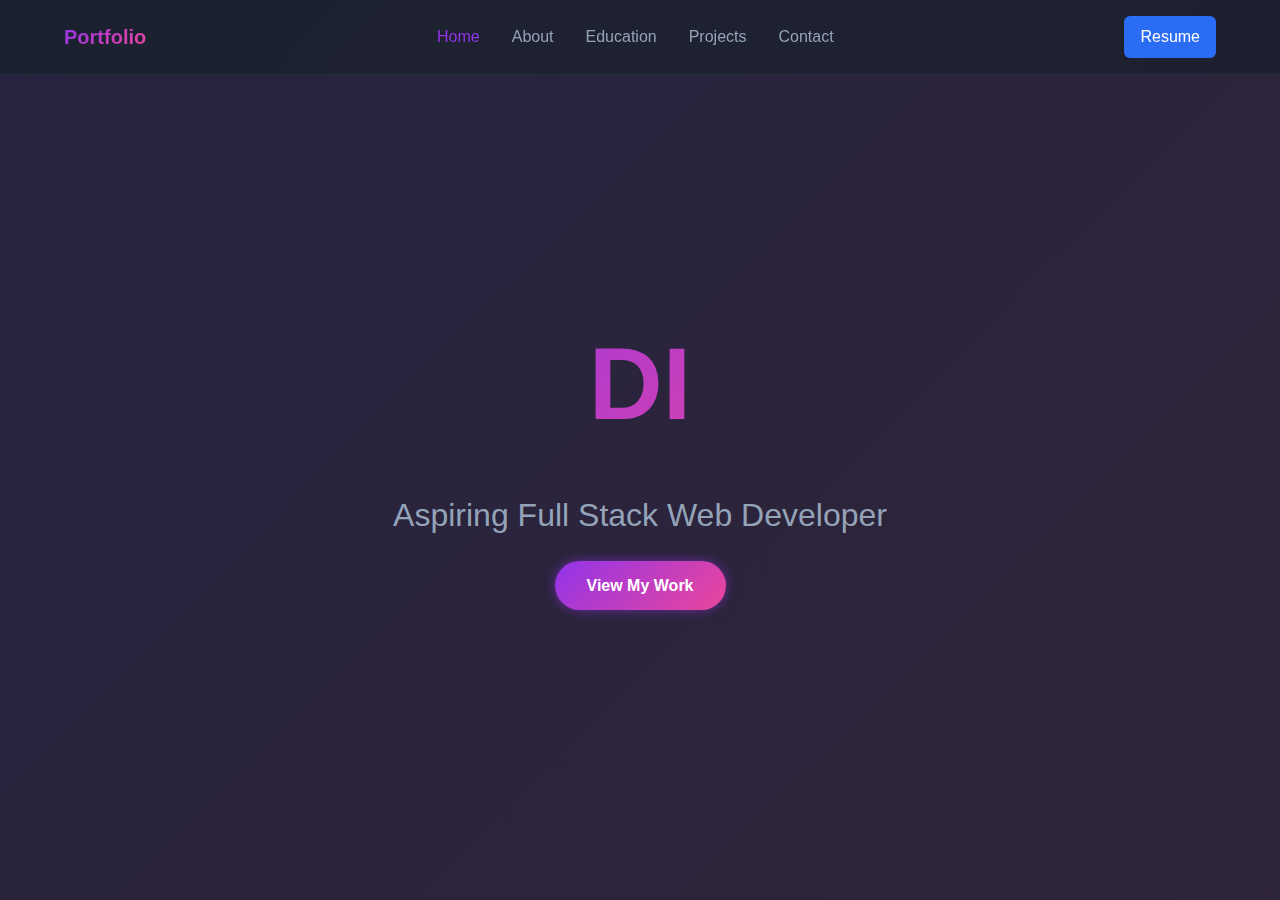
<file: index.html>
<!DOCTYPE html>
<html lang="en">
<head>
    <meta charset="UTF-8">
    <meta name="viewport" content="width=device-width, initial-scale=1.0">
    <title>Modern Portfolio - Home</title>
    <meta name="description" content="Passionate Web Developer Portfolio">
    <link rel="stylesheet" href="style.css">
</head>
<body>
    <!-- Navigation -->
    <nav class="nav">
        <div class="nav-container">
            <h2 class="nav-logo">Portfolio</h2>
            <div class="nav-menu">
                <a href="index.html" class="nav-link active">Home</a>
                <a href="about.html" class="nav-link">About</a>
                <a href="education.html" class="nav-link">Education</a>
                <a href="projects.html" class="nav-link">Projects</a>
                <a href="contact.html" class="nav-link">Contact</a>
            </div>
            <a href="https://github.com/dileep1910/Portfolio/blob/main/cv.pdf" target="_blank" class="resume-btn">Resume</a>
        </div>
        
</nav>

    <!-- Hero Section -->
    <section id="hero" class="hero">
        <div class="hero-bg"></div>
        <div class="hero-content fade-in">
            <h1 class="hero-title">DILEEP KUMAR</h1>
            <p class="hero-subtitle">Aspiring Full Stack Web Developer</p>
            <a href="projects.html" class="hero-btn">View My Work</a>
        </div>
    </section>

    <script src="script.js"></script>
</body>
</html>
</file>
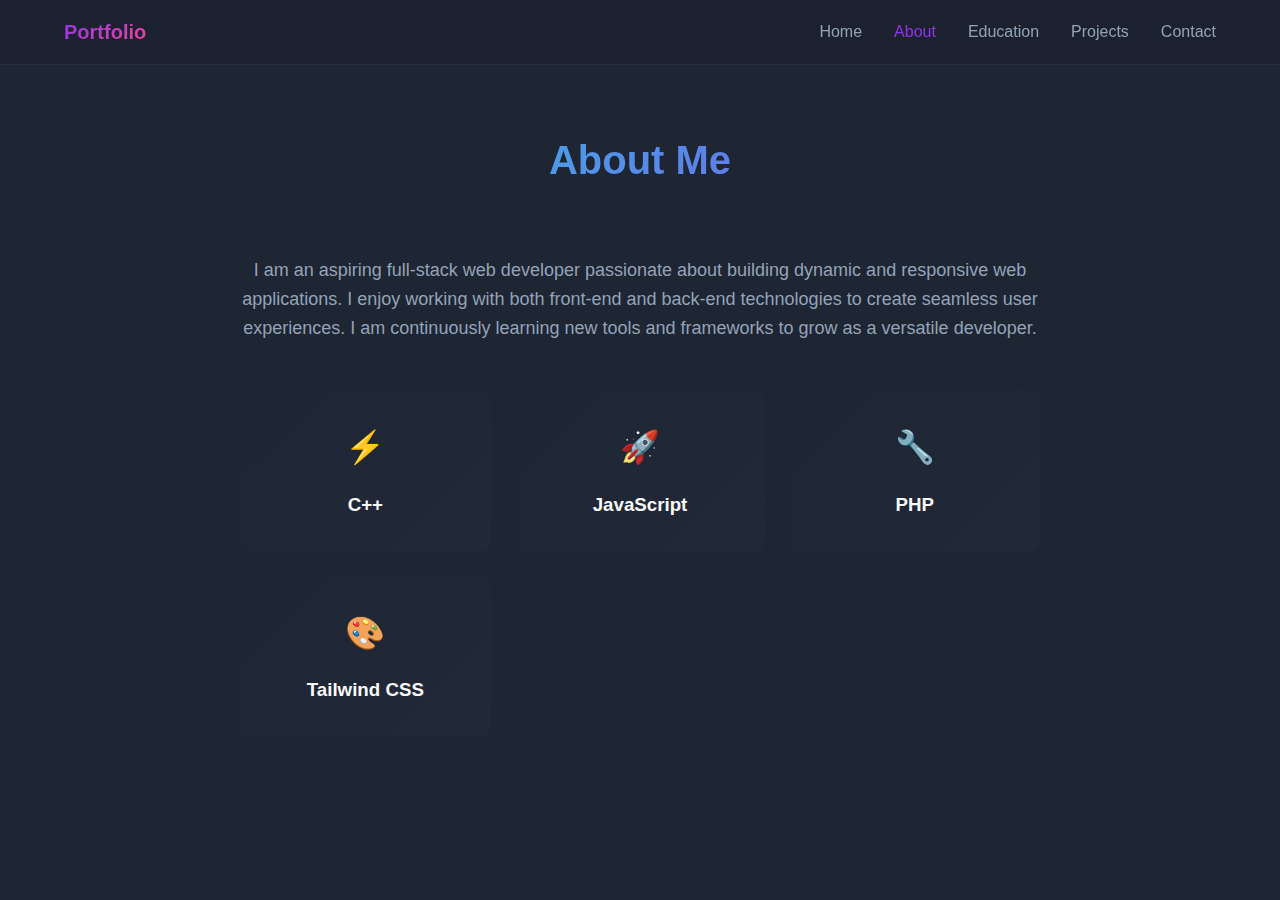
<file: about.html>
<!DOCTYPE html>
<html lang="en">
<head>
    <meta charset="UTF-8">
    <meta name="viewport" content="width=device-width, initial-scale=1.0">
    <title>Modern Portfolio - About</title>
    <meta name="description" content="About Me - Passionate Web Developer">
    <link rel="stylesheet" href="style.css">
</head>
<body>
    <!-- Navigation -->
    <nav class="nav">
        <div class="nav-container">
            <h2 class="nav-logo">Portfolio</h2>
            <div class="nav-menu">
                <a href="index.html" class="nav-link">Home</a>
                <a href="about.html" class="nav-link active">About</a>
                <a href="education.html" class="nav-link">Education</a>
                <a href="projects.html" class="nav-link">Projects</a>
                <a href="contact.html" class="nav-link">Contact</a>
            </div>
        </div>
    </nav>

    <!-- About Section -->
    <section class="about page-section">
        <div class="container">
            <h1 class="section-title gradient-text-secondary">About Me</h1>
            <p class="about-text">
                I am an aspiring full-stack web developer passionate about building dynamic and responsive web applications. I enjoy working with both front-end and back-end technologies to create seamless user experiences. I am continuously learning new tools and frameworks to grow as a versatile developer.
            </p>
            
            <div class="skills-grid">
                <div class="skill-card scale-in" style="animation-delay: 0s;">
                    <div class="skill-icon">⚡</div>
                    <h3>C++</h3>
                </div>
                <div class="skill-card scale-in" style="animation-delay: 0.1s;">
                    <div class="skill-icon">🚀</div>
                    <h3>JavaScript</h3>
                </div>
                <div class="skill-card scale-in" style="animation-delay: 0.2s;">
                    <div class="skill-icon">🔧</div>
                    <h3>PHP</h3>
                </div>
                <div class="skill-card scale-in" style="animation-delay: 0.3s;">
                    <div class="skill-icon">🎨</div>
                    <h3>Tailwind CSS</h3>
                </div>
            </div>
        </div>
    </section>

    <script src="script.js"></script>
</body>
</html>
</file>
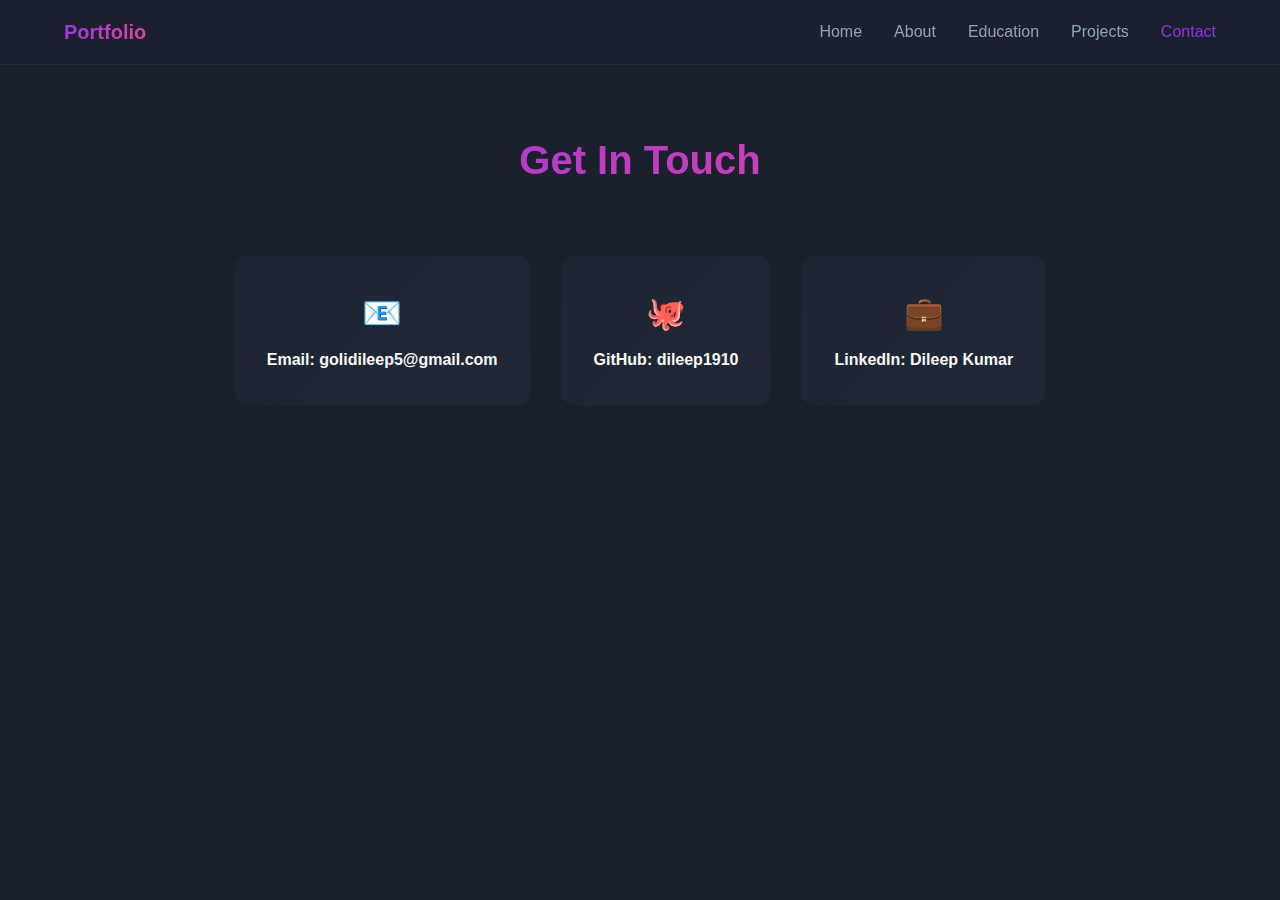
<file: contact.html>
<!DOCTYPE html>
<html lang="en">
<head>
    <meta charset="UTF-8">
    <meta name="viewport" content="width=device-width, initial-scale=1.0">
    <title>Modern Portfolio - Contact</title>
    <meta name="description" content="Contact Information - Get In Touch">
    <link rel="stylesheet" href="style.css">
</head>
<body>
    <!-- Navigation -->
    <nav class="nav">
        <div class="nav-container">
            <h2 class="nav-logo">Portfolio</h2>
            <div class="nav-menu">
                <a href="index.html" class="nav-link">Home</a>
                <a href="about.html" class="nav-link">About</a>
                <a href="education.html" class="nav-link">Education</a>
                <a href="projects.html" class="nav-link">Projects</a>
                <a href="contact.html" class="nav-link active">Contact</a>
            </div>
        </div>
    </nav>

    <!-- Contact Section -->
    <section class="contact page-section">
        <div class="container">
            <h1 class="section-title gradient-text-primary">Get In Touch</h1>
            <div class="contact-links">
                <a href="#" class="contact-card scale-in" style="animation-delay: 0s;">
                    <div class="contact-icon">📧</div>
                    <p>Email: golidileep5@gmail.com</p>
                </a>
                <a href="https://github.com/dileep1910" class="contact-card scale-in" style="animation-delay: 0.1s;">
                    <div class="contact-icon">🐙</div>
                    <p>GitHub: dileep1910</p>
                </a>
                <a href="https://www.linkedin.com/in/dileep-kumar-772ba5297/" class="contact-card scale-in" style="animation-delay: 0.2s;">
                    <div class="contact-icon">💼</div>
                    <p>LinkedIn: Dileep Kumar</p>
                </a>
            </div>
        </div>
    </section>

    <script src="script.js"></script>
</body>
</html>
</file>
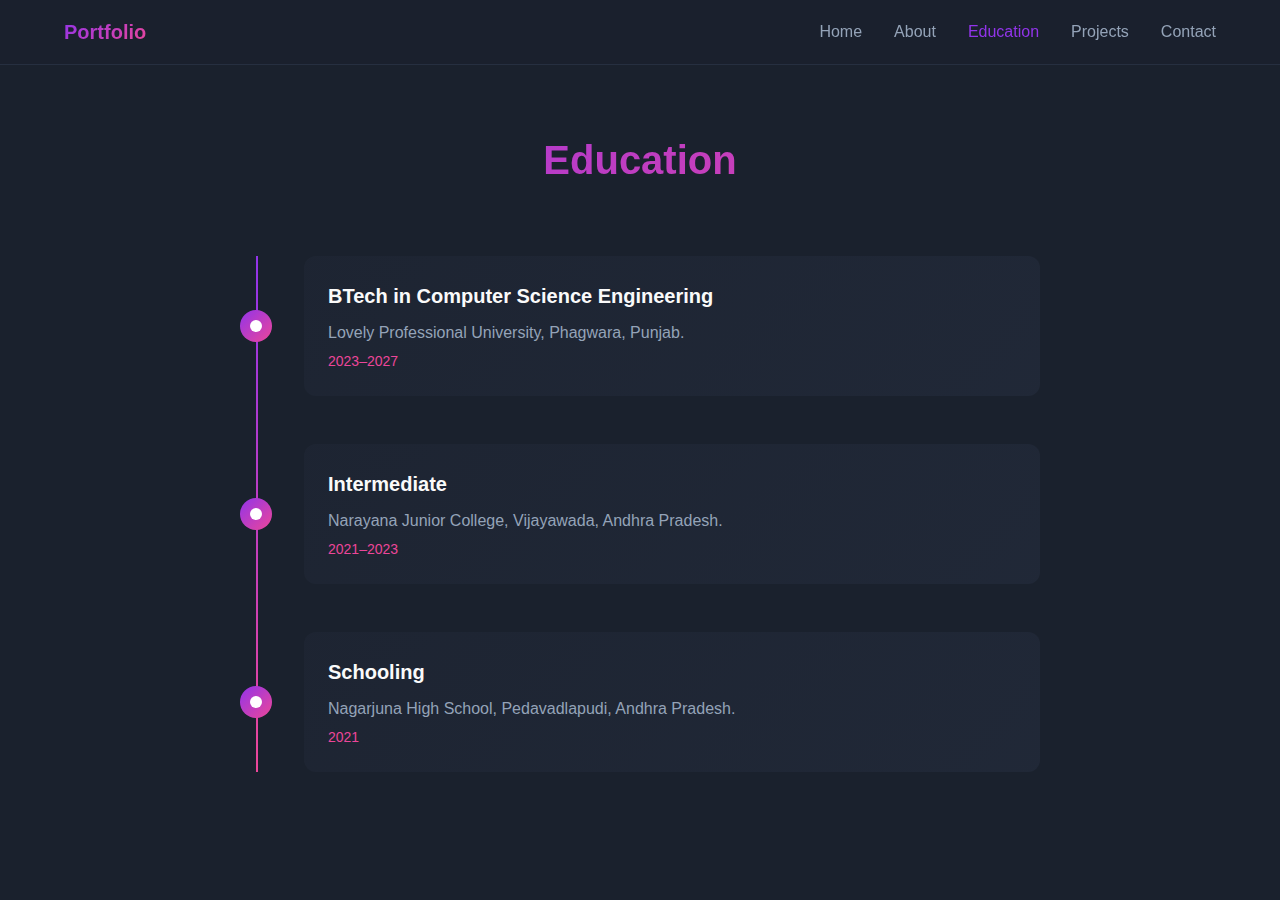
<file: education.html>
<!DOCTYPE html>
<html lang="en">
<head>
    <meta charset="UTF-8">
    <meta name="viewport" content="width=device-width, initial-scale=1.0">
    <title>Modern Portfolio - Education</title>
    <meta name="description" content="Education Background - Academic Journey">
    <link rel="stylesheet" href="style.css">
</head>
<body>
    <!-- Navigation -->
    <nav class="nav">
        <div class="nav-container">
            <h2 class="nav-logo">Portfolio</h2>
            <div class="nav-menu">
                <a href="index.html" class="nav-link">Home</a>
                <a href="about.html" class="nav-link">About</a>
                <a href="education.html" class="nav-link active">Education</a>
                <a href="projects.html" class="nav-link">Projects</a>
                <a href="contact.html" class="nav-link">Contact</a>
            </div>
        </div>
    </nav>

    <!-- Education Section -->
    <section class="education page-section">
        <div class="container">
            <h1 class="section-title gradient-text-primary">Education</h1>
            <div class="timeline">
                <div class="timeline-line"></div>
                
                <div class="timeline-item fade-in" style="animation-delay: 0s;">
                    <div class="timeline-marker">
                        <div class="timeline-dot"></div>
                    </div>
                    <div class="timeline-content">
                        <h3>BTech in Computer Science Engineering</h3>
                        <p class="timeline-institution">Lovely Professional University, Phagwara, Punjab.</p>
                        <p class="timeline-years">2023–2027</p>
                    </div>
                </div>
                
                <div class="timeline-item fade-in" style="animation-delay: 0.2s;">
                    <div class="timeline-marker">
                        <div class="timeline-dot"></div>
                    </div>
                    <div class="timeline-content">
                        <h3>Intermediate</h3>
                        <p class="timeline-institution">Narayana Junior College, Vijayawada, Andhra Pradesh.</p>
                        <p class="timeline-years">2021–2023</p>
                    </div>
                </div>
                
                <div class="timeline-item fade-in" style="animation-delay: 0.4s;">
                    <div class="timeline-marker">
                        <div class="timeline-dot"></div>
                    </div>
                    <div class="timeline-content">
                        <h3>Schooling</h3>
                        <p class="timeline-institution">Nagarjuna High School, Pedavadlapudi, Andhra Pradesh.</p>
                        <p class="timeline-years">2021</p>
                    </div>
                </div>
            </div>
        </div>
    </section>

    <script src="script.js"></script>
</body>
</html>
</file>
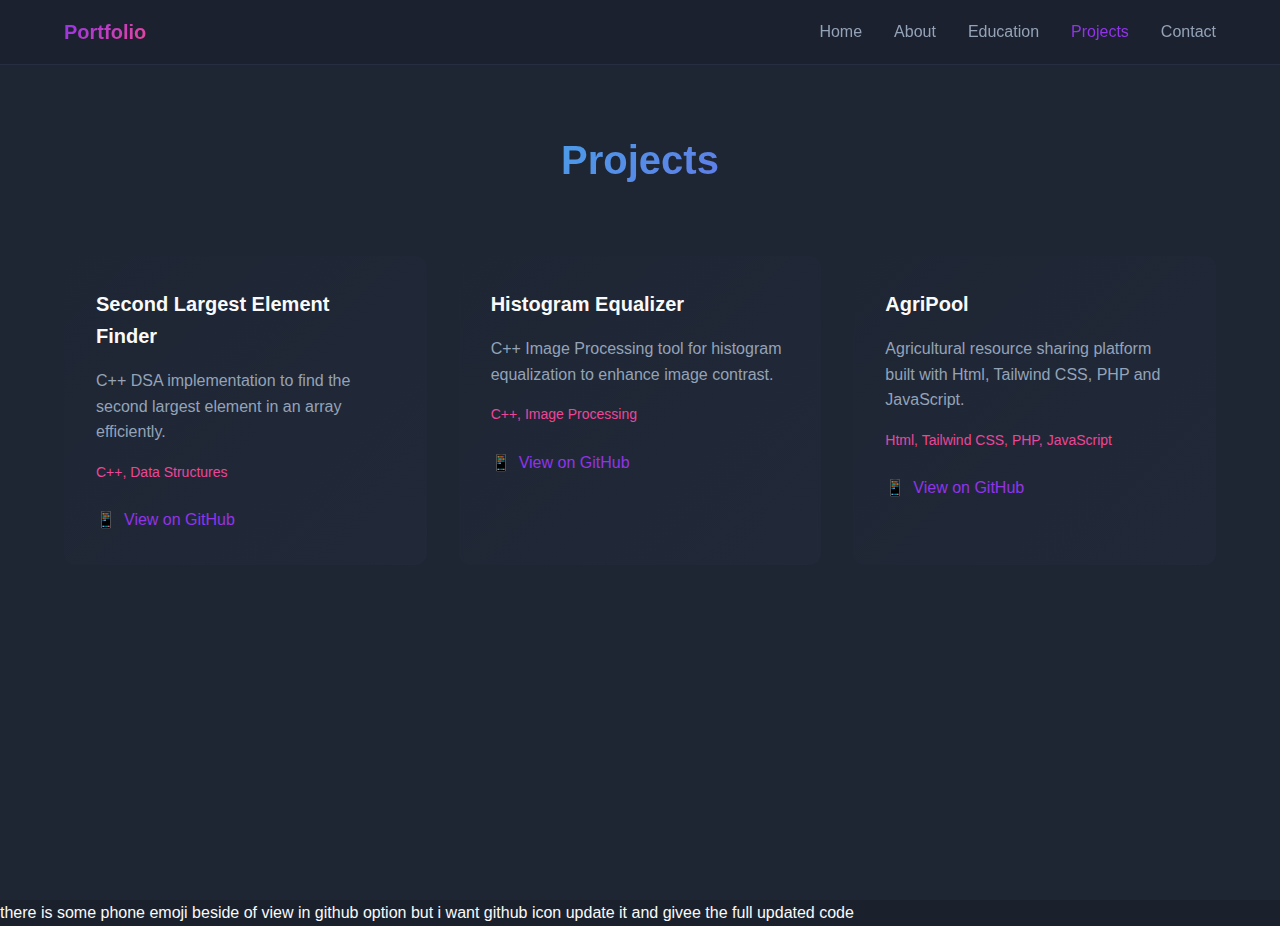
<file: projects.html>
<!DOCTYPE html>
<html lang="en">
<head>
    <meta charset="UTF-8">
    <meta name="viewport" content="width=device-width, initial-scale=1.0">
    <title>Modern Portfolio - Projects</title>
    <meta name="description" content="Projects Portfolio - Web Development Work">
    <link rel="stylesheet" href="style.css">
</head>
<body>
    <!-- Navigation -->
    <nav class="nav">
        <div class="nav-container">
            <h2 class="nav-logo">Portfolio</h2>
            <div class="nav-menu">
                <a href="index.html" class="nav-link">Home</a>
                <a href="about.html" class="nav-link">About</a>
                <a href="education.html" class="nav-link">Education</a>
                <a href="projects.html" class="nav-link active">Projects</a>
                <a href="contact.html" class="nav-link">Contact</a>
            </div>
        </div>
    </nav>

    <!-- Projects Section -->
    <section class="projects page-section">
        <div class="container">
            <h1 class="section-title gradient-text-secondary">Projects</h1>
            <div class="projects-grid">
                <div class="project-card scale-in" style="animation-delay: 0s;">
                    <h3>Second Largest Element Finder</h3>
                    <p>C++ DSA implementation to find the second largest element in an array efficiently.</p>
                    <p class="project-tech">C++, Data Structures</p>
                    <a href="https://github.com/dileep1910/second-largest-element-finder" class="project-link">
                        <span>📱</span>
                        View on GitHub
                    </a>
                </div>
                
                <div class="project-card scale-in" style="animation-delay: 0.1s;">
                    <h3>Histogram Equalizer</h3>
                    <p>C++ Image Processing tool for histogram equalization to enhance image contrast.</p>
                    <p class="project-tech">C++, Image Processing</p>
                    <a href="https://github.com/dileep1910/Histogram-equalizer" class="project-link">
                        <span>📱</span>
                        View on GitHub
                    </a>
                </div>
                
                <div class="project-card scale-in" style="animation-delay: 0.2s;">
                    <h3>AgriPool</h3>
                    <p>Agricultural resource sharing platform built with Html, Tailwind CSS, PHP and JavaScript.</p>
                    <p class="project-tech"> Html, Tailwind CSS, PHP, JavaScript</p>
                    <a href="https://github.com/dileep1910/Agri-Pool" class="project-link">
                        <span>📱</span>
                        View on GitHub
                    </a>
                </div>
            </div>
        </div>
    </section>

    <script src="script.js"></script>
</body>
</html>


there is some phone emoji beside of view in github option but i want github icon update it and givee the full updated code
</file>
<file: style.css>
/* Reset and Base Styles */
* {
    margin: 0;
    padding: 0;
    box-sizing: border-box;
}

html {
    scroll-behavior: smooth;
}

body {
    font-family: -apple-system, BlinkMacSystemFont, 'Segoe UI', Roboto, 'Helvetica Neue', Arial, sans-serif;
    background-color: hsl(220, 26%, 14%);
    color: hsl(0, 0%, 98%);
    line-height: 1.6;
    overflow-x: hidden;
}

/* Container */
.container {
    max-width: 1200px;
    margin: 0 auto;
    padding: 0 1.5rem;
}

/* Navigation */
.nav {
    position: fixed;
    top: 0;
    left: 0;
    right: 0;
    z-index: 50;
    background-color: hsla(220, 26%, 14%, 0.8);
    backdrop-filter: blur(12px);
    border-bottom: 1px solid hsl(220, 26%, 20%);
}

.nav-container {
    max-width: 1200px;
    margin: 0 auto;
    padding: 1rem 1.5rem;
    display: flex;
    justify-content: space-between;
    align-items: center;
}

.nav-logo {
    font-size: 1.25rem;
    font-weight: bold;
    background: linear-gradient(135deg, hsl(271, 81%, 56%), hsl(330, 81%, 60%));
    -webkit-background-clip: text;
    background-clip: text;
    -webkit-text-fill-color: transparent;
    text-decoration: none;
}

.nav-menu {
    display: flex;
    gap: 2rem;
}

.nav-link {
    background: none;
    border: none;
    color: hsl(215, 20.2%, 65.1%);
    cursor: pointer;
    font-size: 1rem;
    transition: color 0.3s ease;
    text-decoration: none;
}

.nav-link:hover,
.nav-link.active {
    color: hsl(271, 81%, 56%);
}

/* Hero Section */
.hero {
    min-height: 100vh;
    display: flex;
    align-items: center;
    justify-content: center;
    position: relative;
    overflow: hidden;
}

.hero-bg {
    position: absolute;
    inset: 0;
    background: linear-gradient(135deg, hsl(271, 81%, 56%), hsl(330, 81%, 60%));
    opacity: 0.1;
}

.hero-content {
    text-align: center;
    position: relative;
    z-index: 10;
}

.hero-title {
    font-size: clamp(3rem, 8vw, 7rem);
    font-weight: bold;
    margin-bottom: 1.5rem;
    background: linear-gradient(135deg, hsl(271, 81%, 56%), hsl(330, 81%, 60%));
    -webkit-background-clip: text;
    background-clip: text;
    -webkit-text-fill-color: transparent;
}

.hero-subtitle {
    font-size: clamp(1.25rem, 4vw, 2rem);
    margin-bottom: 2rem;
    color: hsl(215, 20.2%, 65.1%);
}

.hero-btn {
    padding: 1rem 2rem;
    background: linear-gradient(135deg, hsl(271, 81%, 56%), hsl(330, 81%, 60%));
    color: white;
    border: none;
    border-radius: 9999px;
    font-size: 1rem;
    font-weight: 600;
    cursor: pointer;
    transition: all 0.3s ease;
    text-decoration: none;
}

.hero-btn:hover {
    transform: scale(1.05);
    box-shadow: 0 0 30px hsl(271, 81%, 56%, 0.6);
}

/* Section Styles */
section {
    padding: 5rem 0;
}

.page-section {
    min-height: 100vh;
    padding-top: 8rem;
}

.section-title {
    font-size: 2.5rem;
    font-weight: bold;
    text-align: center;
    margin-bottom: 4rem;
}

.gradient-text-primary {
    background: linear-gradient(135deg, hsl(271, 81%, 56%), hsl(330, 81%, 60%));
    -webkit-background-clip: text;
    background-clip: text;
    -webkit-text-fill-color: transparent;
}

.gradient-text-secondary {
    background: linear-gradient(135deg, hsl(180, 80%, 50%), hsl(271, 81%, 56%));
    -webkit-background-clip: text;
    background-clip: text;
    -webkit-text-fill-color: transparent;
}

/* About Section */
.about {
    background-color: hsl(220, 26%, 16%);
}

.about-text {
    font-size: 1.125rem;
    text-align: center;
    margin-bottom: 3rem;
    color: hsl(215, 20.2%, 65.1%);
    max-width: 800px;
    margin-left: auto;
    margin-right: auto;
}

.skills-grid {
    display: grid;
    grid-template-columns: repeat(auto-fit, minmax(200px, 1fr));
    gap: 1.5rem;
    max-width: 800px;
    margin: 0 auto;
}

.skill-card {
    padding: 2rem;
    background: linear-gradient(135deg, hsla(220, 26%, 16%, 0.8), hsla(220, 26%, 18%, 0.8));
    border-radius: 0.75rem;
    text-align: center;
    transition: all 0.3s ease;
    cursor: pointer;
}

.skill-card:hover {
    transform: scale(1.05);
    box-shadow: 0 10px 30px -10px hsla(220, 26%, 10%, 0.5);
}

.skill-icon {
    font-size: 2rem;
    margin-bottom: 1rem;
}

.skill-card h3 {
    font-weight: 600;
}

/* Education Section */
.timeline {
    max-width: 800px;
    margin: 0 auto;
    position: relative;
}

.timeline-line {
    position: absolute;
    left: 1rem;
    top: 0;
    bottom: 0;
    width: 2px;
    background: linear-gradient(135deg, hsl(271, 81%, 56%), hsl(330, 81%, 60%));
}

.timeline-item {
    position: relative;
    display: flex;
    align-items: center;
    margin-bottom: 3rem;
}

.timeline-marker {
    width: 2rem;
    height: 2rem;
    background: linear-gradient(135deg, hsl(271, 81%, 56%), hsl(330, 81%, 60%));
    border-radius: 50%;
    display: flex;
    align-items: center;
    justify-content: center;
    position: relative;
    z-index: 10;
}

.timeline-dot {
    width: 0.75rem;
    height: 0.75rem;
    background: white;
    border-radius: 50%;
}

.timeline-content {
    margin-left: 2rem;
    padding: 1.5rem;
    background: linear-gradient(135deg, hsla(220, 26%, 16%, 0.8), hsla(220, 26%, 18%, 0.8));
    border-radius: 0.75rem;
    flex: 1;
    transition: all 0.3s ease;
}

.timeline-content:hover {
    box-shadow: 0 10px 30px -10px hsla(220, 26%, 10%, 0.5);
}

.timeline-content h3 {
    font-size: 1.25rem;
    font-weight: 600;
    margin-bottom: 0.5rem;
}

.timeline-institution {
    color: hsl(215, 20.2%, 65.1%);
    margin-bottom: 0.25rem;
}

.timeline-years {
    font-size: 0.875rem;
    color: hsl(330, 81%, 60%);
}

/* Projects Section */
.projects {
    background-color: hsl(220, 26%, 16%);
}

.projects-grid {
    display: grid;
    grid-template-columns: repeat(auto-fit, minmax(300px, 1fr));
    gap: 2rem;
}

.project-card {
    padding: 2rem;
    background: linear-gradient(135deg, hsla(220, 26%, 16%, 0.8), hsla(220, 26%, 18%, 0.8));
    border-radius: 0.75rem;
    transition: all 0.3s ease;
    cursor: pointer;
}

.project-card:hover {
    transform: scale(1.05);
    box-shadow: 0 10px 30px -10px hsla(220, 26%, 10%, 0.5);
}

.project-card h3 {
    font-size: 1.25rem;
    font-weight: 600;
    margin-bottom: 1rem;
}

.project-card p {
    color: hsl(215, 20.2%, 65.1%);
    margin-bottom: 1rem;
}

.project-tech {
    font-size: 0.875rem;
    color: hsl(330, 81%, 60%) !important;
    margin-bottom: 1.5rem !important;
}

.project-link {
    display: inline-flex;
    align-items: center;
    color: hsl(271, 81%, 56%);
    text-decoration: none;
    font-weight: 500;
    transition: color 0.3s ease;
}

.project-link:hover {
    color: hsl(180, 80%, 50%);
}

.project-link span {
    margin-right: 0.5rem;
}

/* Contact Section */
.contact-links {
    display: flex;
    justify-content: center;
    gap: 2rem;
    flex-wrap: wrap;
}

.contact-card {
    padding: 2rem;
    background: linear-gradient(135deg, hsla(220, 26%, 16%, 0.8), hsla(220, 26%, 18%, 0.8));
    border-radius: 0.75rem;
    text-align: center;
    text-decoration: none;
    color: inherit;
    transition: all 0.3s ease;
    cursor: pointer;
}

.contact-card:hover {
    transform: scale(1.05);
    box-shadow: 0 10px 30px -10px hsla(220, 26%, 10%, 0.5);
}

.contact-icon {
    font-size: 2rem;
    margin-bottom: 0.5rem;
}

.contact-card p {
    font-weight: 600;
}

/* Animations */
@keyframes fadeIn {
    from {
        opacity: 0;
        transform: translateY(30px);
    }
    to {
        opacity: 1;
        transform: translateY(0);
    }
}

@keyframes scaleIn {
    from {
        transform: scale(0.95);
        opacity: 0;
    }
    to {
        transform: scale(1);
        opacity: 1;
    }
}

.fade-in {
    animation: fadeIn 0.6s ease-out forwards;
}

.scale-in {
    animation: scaleIn 0.6s ease-out forwards;
}

/* Responsive Design */
@media (max-width: 768px) {
    .nav-menu {
        display: none;
    }
    
    .hero-content {
        padding: 0 1rem;
    }
    
    .skills-grid {
        grid-template-columns: repeat(2, 1fr);
    }
    
    .projects-grid {
        grid-template-columns: 1fr;
    }
    
    .contact-links {
        flex-direction: column;
        align-items: center;
    }
    
    .timeline-content {
        margin-left: 1rem;
    }
}


.resume-btn {
    background-color: hsl(220, 90%, 56%);
    color: white;
    padding: 8px 16px;
    border-radius: 6px;
    font-weight: 500;
    text-decoration: none;
    transition: background 0.3s;
}
.resume-btn:hover {
    background-color: hsl(220, 90%, 46%);
}
</file>
